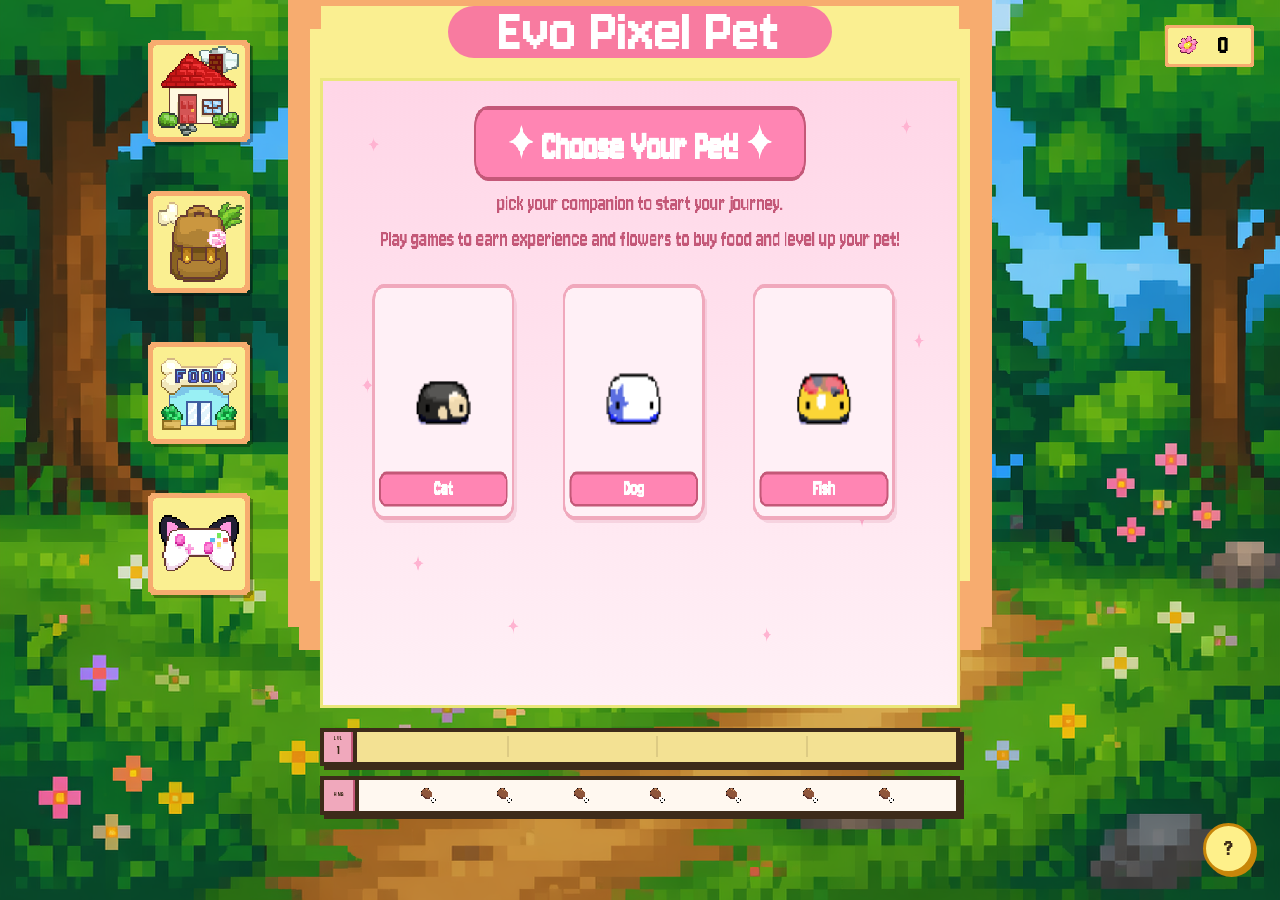
<file: index.html>
<!DOCTYPE html>
<html lang="en">

<head>
  <meta charset="UTF-8">
  <meta name="viewport" content="width=device-width, initial-scale=1.0">

  <link rel="preconnect" href="https://fonts.googleapis.com">
  <link rel="preconnect" href="https://fonts.gstatic.com" crossorigin>
  <link href="https://fonts.googleapis.com/css2?family=Indie+Flower&family=Jersey+10&display=swap" rel="stylesheet">

  <link rel="stylesheet" href="reset.css">
  <link rel="stylesheet" href="styles.css">

  <title>Evo Pixel Pet</title>
</head>



<body>



  <h1>Evo Pixel Pet</h1>
  
<div id="currencyBar">
  <img src="sprite/visuals/flower.svg" id="flowerIcon">
  <span id="currency">0</span>
</div>


  <canvas id="screen" width="1000" height="700"></canvas>


  <!-- BUTTONS -->
  <div id="mainBtns">
    <button id="homeBtn">
      <img src="sprite/visuals/house-button.svg">
    </button>

    <button id="inventoryBtn">
      <img src="sprite/visuals/inventory-button.svg">
    </button>

    <button id="shopBtn">
      <img src="sprite/visuals/shop-button.svg">
    </button>

    <button id="gameBtn">
      <img src="sprite/visuals/game-button.svg">
    </button>
  </div>


  <!-- POPUPS -->
  <div id="startPopup" class="popup hidden">
    <div class="popup-box">
      <p>Reach the top without moving on RED!</p>
      <button id="startBtn">Play</button>
    </div>
  </div>

  <div id="endPopup" class="popup hidden">
    <div class="popup-box">
      <p id="endText"></p>
      <button onclick="goHome()">Go Home</button>
    </div>
  </div>

  <div id="aboutBtn" onclick="toggleAboutPopup()">?</div>

<div id="aboutPopup" class="popup hidden">
  <div class="popup-box">
    <h2 style="font-family:'Jersey 10'; color:#c45878; margin-bottom:12px;">About</h2>
    <p style="font-family:'Jersey 10'; font-size:16px; line-height:1.8; text-align:left;">
      <!-- your about text here -->
      Evo Pixel Pet was made by WSUV DTC students Isabelle Sullivan(Lead developer, game design/development, HTML & CSS, JS), Riley Cusack(HTML, CSS, JS), & Crystal Perez-Rosas(HTML, css, JS). The game was inspired by pet games such as Talking Tom, Pou, Tamagochi, while incorporating evolution inspired by Pokemon. AI was used to help code game functions such as walking mechanics, canvas switiching, experience and hunger bar, shop and inventory, and game mechanics.  
    </p>
    <button onclick="toggleAboutPopup()" style="margin-top:12px; font-family:'Jersey 10'; font-size:18px; background:#ff85b3; color:white; border-radius:8px; padding:6px 20px;">Close</button>
  </div>
</div>

   <!-- EA start popup — added by Riley -->
  <div id="eaStartPopup" class="popup hidden">
    <div class="popup-box">
      <h2 style="margin-bottom:10px;">Enemy Avoidance</h2>
      <ul style="text-align:left; margin-bottom:14px; line-height:1.8;">
        <!--i jus did emojis bc idk what to do but they are just placeholders-->
        <li>👾 5 enemies spawn around the arena</li>
        <li>⏳ 3-second countdown locks movement</li>
        <li>🏃 After countdown — run! Enemies chase you</li>
        <li>⏱ Survive <strong>10 seconds</strong> to win</li>
        <li>💀 If an enemy touches you, you lose</li>
        <li>⬆️ Use arrow keys to move</li>
      </ul>
      <button id="eaStartBtn">Play</button>
    </div>
  </div>

  <!-- EA end popup — added by Riley -->
  <div id="eaEndPopup" class="popup hidden">
    <div class="popup-box">
      <p id="eaEndText" style="font-size:20px; margin-bottom:8px;"></p>
      <p id="eaRewards" style="font-size:16px; margin-bottom:14px; color:#555;"></p>
      <button id="eaHomeBtn">🏠 Home</button>
    </div>
  </div>

  <img id="coinBox" src="sprite/visuals/coin-bar.svg">
  <img id="titleBox" src="sprite/visuals/coin-bar.svg">

  




  <!--
//----LOGIC STEPS----//

//---GOAL OF THE GAME--//
//-----level up your pet by playing mini games to obtain exp. and currency to buy food to keep your pet alive. you want to have your pet as high of a level as you can

//---Have a pop up box when the page starts giving you instructions on how to take care of your pet, basic game play and features. the room your pet stays in is in the background.

//---After you've gone through the game play, you can select a pet/egg to start with. The user picks their pet and are then transported to the room with their pet in the center and the GUI around the screen.

//---features---//

//---An inventory the user can collect consumables.

//---A shop to buy food/medicine

//---MINI GAMES: 
// 1.) maze game where you have to complete the maze in the alotted time, if you win you gain 10 coins, if you dont complete the maze within the time limit, your pet loses stats, giving the game more gameplay by having the risk of losing your pet. 
//2.)

-->
<script src="script.js"></script>
<script src="food-exp-bars.js"></script>
<script src="pet-movement.js"></script>
<script src="red-light-green-light.js"></script>
<script src="enemy-avoidance.js"></script>
<script src="canvas.js"></script>
<script src="inventory.js"></script>
 
</body>

</html>
</file>
<file: styles.css>
* {
  box-sizing: border-box;
  image-rendering: pixelated;
}
 
body {
  text-align: center;
  font-family: "Jersey 10", sans-serif;
}
 
body {
  background-image: url("img/pixelback.png");
  background-size: cover;
  background-position: center;
  background-repeat: no-repeat;
}

canvas {
  width: 50vw;
  height: 70vh;
  image-rendering: pixelated;
  margin: 0 auto;
}
 
/* TITLE */
h1 {
  z-index: 100;
  font-size: 5vw;
  color: white;
  padding: 2vw;
  /* padding-top: 3vw; */
  width: 30vw;
  height: 40px;
  display: flex;
  align-items: center;
  justify-content: center;
  margin: auto;
  margin-top: 0.5vw;
  background-color:#f87ba0;
  border-radius: 5vw;
  
}
 
/* CANVAS */
#screen {
  display: block;
  margin: 20px auto;
  border: 3px solid rgb(235, 231, 123);
  background: #f5f5f5;
  display: flex;
}
 
/* BUTTONS */
#mainBtns {
  background-image: none;
  display: flex;
  flex-direction: column;
  gap: 2vw;
  justify-content: center;
  align-items: center;
  position: absolute;
  top: 30px;
  left: 10vw;
}

button {
  background: none;
  border: none;
  padding: 10px 20px;
  cursor: pointer;
  transition: transform 0.1s ease, filter 0.1s ease;
}

button:hover {
  filter: brightness(1.1);
  transform: translateY(-2px);
}

button:active {
  transform: translateY(3px);
  filter: brightness(0.9);
}

button img {
  width: 8vw;
  height: 8vw;
  filter: drop-shadow(3px 3px 0px rgba(0,0,0,0.3));
}

button:active img {
  filter: drop-shadow(1px 1px 0px rgba(0,0,0,0.2));
}
 
/* CURRENCY */

#currencyBar {
  position: fixed;
  top: 2vw;
  right: 4vw;
  display: flex;
  align-items: center;
  gap: 10px;
  z-index: 100;
  font-size: 30px;
}

#flowerIcon {
  width: 3vw;
}


#coinBox{
  width: 7vw;
  position: fixed;
  top: 0.1vw;
  right: 2vw;
}

#titleBox {
  position: fixed;
  margin: auto;
  left: 0;
  right: 0;
  width: 55vw;
  height: 115vw;
  top: -33.7vw;
  z-index: -1 !important;
}
 
/* POPUPS */
.popup {
  position: fixed;
  top: 50%;
  left: 50%;
  transform: translate(-50%, -50%);
 
  width: 300px;
  height: auto;
 
  background: white;
  border: 2px solid black;
  border-radius: 10px;
 
  display: flex;
  justify-content: center;
  align-items: center;
 
  z-index: 1000;
}
 
.popup-box {
  padding: 20px;
  text-align: center;
}
 
.hidden {
  display: none;
}
 
 
/* ── XP Bar ── */
.xp-bar {
  display: flex;
  flex-direction: row;
  align-items: center;
  width: 50vw;
  height: 3vw;
  background: #fff8f0;
  border: 4px solid #3d2b1a;
  box-shadow: 4px 4px 0 #3d2b1a;
  overflow: visible;
  margin: 0 auto 0.8vw auto;
}
 
.xp-level-chip {
  flex-shrink: 0;
  height: 100%;
  background: #f0a8bc;
  border-right: 4px solid #3d2b1a;
  box-shadow: inset -2px 0 0 #c45878;
  display: flex;
  flex-direction: column;
  align-items: center;
  justify-content: center;
  padding: 0 10px;
  gap: 2px;
}
 
.xp-lvl-word {
  font-size: 6px;
  color: #3d2b1a;
  letter-spacing: 0.1em;
  font-family: "Jersey 10", sans-serif;
}
 
.xp-lvl-num {
  font-size: 14px;
  color: #3d2b1a;
  line-height: 1;
  font-family: "Jersey 10", sans-serif;
}
 
.xp-track {
  flex: 1;
  height: 100%;
  position: relative;
  overflow: hidden;
  background: #f3e193;
}
 
.xp-fill {
  position: absolute;
  left: 0;
  top: 0;
  height: 100%;
  width: 0%;
  background: repeating-linear-gradient(
    90deg,
    #f0a8bc 0px,
    #f0a8bc 5px,
    #e07898 5px,
    #e07898 6px
  );
  transform-origin: left center;
  overflow: hidden;
}
 
.xp-fill.bump {
  animation: xpBarBump 0.35s ease;
}
 
.xp-tick {
  position: absolute;
  top: 15%;
  height: 70%;
  width: 2px;
  background: #3d2b1a;
  opacity: 0.12;
  z-index: 2;
}
 
.xp-floater {
  position: absolute;
  top: -28px;
  right: 12px;
  font-size: 9px;
  color: #f0d040;
  text-shadow: 1px 1px 0 #3d2b1a;
  white-space: nowrap;
  animation: xpFloatUp 1.3s ease-out forwards;
  pointer-events: none;
  font-family: "Jersey 10", sans-serif;
}
 
 
/* ── Hunger Bar ── */
  .hunger-bar {
  display: flex;
  flex-direction: row;
  align-items: center;
  width: 50vw;
  height: 3vw;
  background: #fff8f0;
  border: 4px solid #3d2b1a;
  box-shadow: 4px 4px 0 #3d2b1a;
  margin: 0 auto;
  }
 
.hunger-chip {
  flex-shrink: 0;
  height: 100%;
  background: #f0a8bc;
  border-right: 4px solid #3d2b1a;
  box-shadow: inset -2px 0 0 #c45878;
  display: flex;
  align-items: center;
  justify-content: center;
  padding: 0 10px;
}
 
.hunger-label {
  font-size: 6px;
  color: #3d2b1a;
  letter-spacing: 0.1em;
  font-family: "Jersey 10", sans-serif;
}
 
.hunger-slots {
  flex: 1;
  height: 100%;
  display: flex;
  flex-direction: row;
  align-items: center;
  justify-content: space-evenly;
  padding: 0 6px;
  background: #fff8f0;
}
 
.hunger-slot {
  width: 2vw;
  height: 2vw;
  flex-shrink: 0;
}

.hunger-slot.full {
  background: url(sprite/visuals/hungar.svg) center/contain no-repeat;
}

.hunger-slot.empty {
  background: url(sprite/visuals/empty-hunger.svg) center/contain no-repeat;
}

.hud {
  position: fixed;
  top: 20px;
  right: 20px;
  display: flex;
  flex-direction: row; /* 👈 side by side */
  gap: 12px;
  z-index: 100;
}

#aboutBtn {
  position: fixed;
  bottom: 2vw;
  right: 2vw;
  width: 4vw;
  height: 4vw;
  min-width: 48px;
  min-height: 48px;
  background: #fef08a;
  border: 3px solid #c8860a;
  border-radius: 50%;
  display: flex;
  align-items: center;
  justify-content: center;
  cursor: pointer;
  z-index: 200;
  font-family: "Jersey 10", sans-serif;
  font-size: 2vw;
  color: #3d2b1a;
  box-shadow: 3px 3px 0 #c8860a;
  transition: transform 0.1s ease, filter 0.1s ease;
}

#aboutBtn:hover {
  filter: brightness(1.1);
  transform: translateY(-2px);
}

#aboutBtn:active {
  transform: translateY(2px);
  box-shadow: 1px 1px 0 #c8860a;
}

#aboutPopup {
  width: 70vw;
  max-width: 800px;
  min-height: 400px;
}

#aboutPopup .popup-box {
  width: 100%;
  padding: 40px;
}

#aboutPopup p {
  font-size: 20px;
  line-height: 2;
}
 
 
/* ── Keyframes ── */
@keyframes xpFloatUp {
  0%   { opacity: 1; transform: translateY(0); }
  80%  { opacity: 1; }
  100% { opacity: 0; transform: translateY(-36px); }
}
 
@keyframes xpBarBump {
  0%,100% { transform: scaleY(1); }
  50%     { transform: scaleY(1.08); }
}
 
@keyframes xpShine {
  0%   { left: -70%; }
  100% { left: 130%; }
}
</file>
